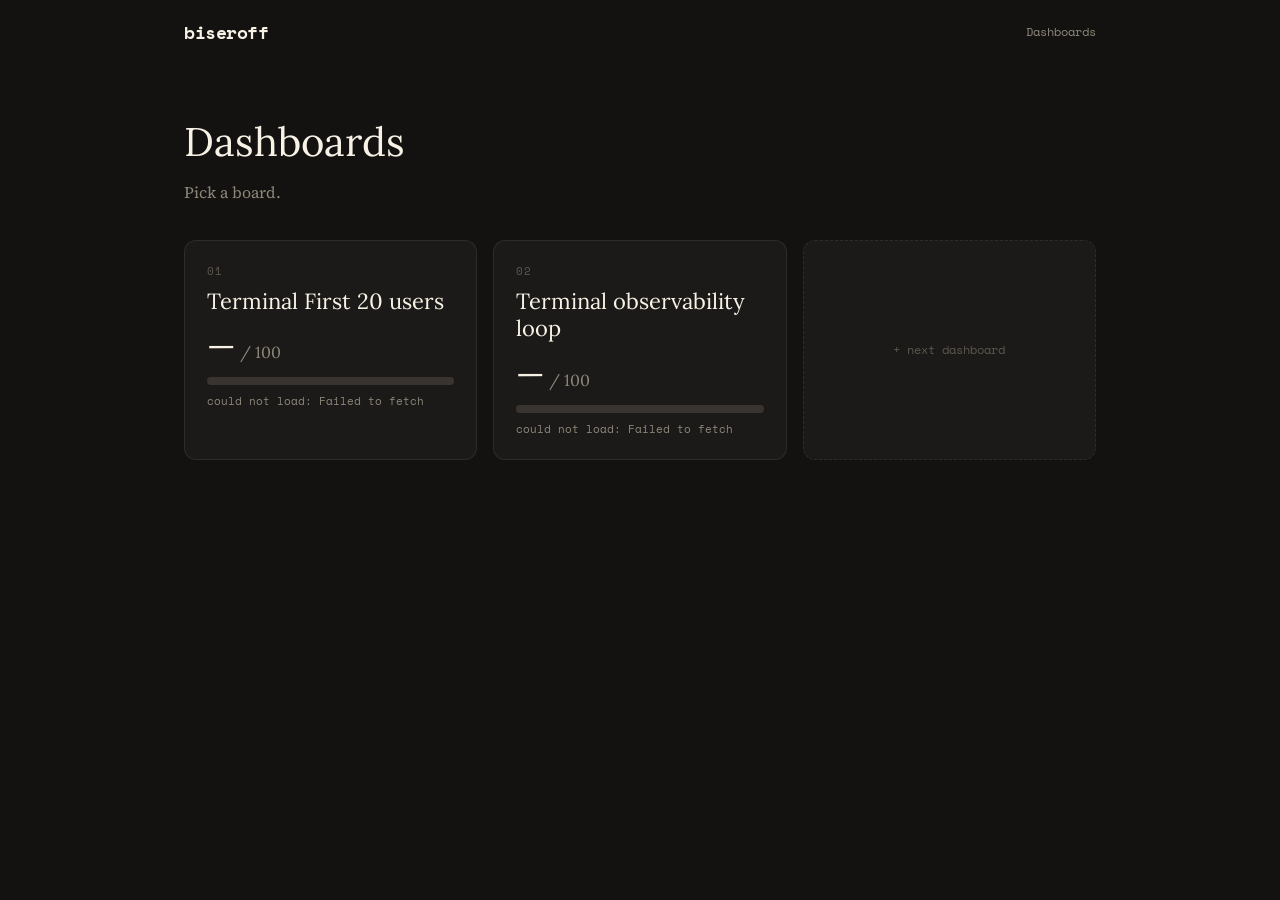
<file: dashboards/index.html>
<!doctype html>
<html lang="en">
<head>
<meta charset="utf-8">
<meta name="viewport" content="width=device-width,initial-scale=1">
<title>Dashboards · biseroff</title>
<link rel="preconnect" href="https://fonts.googleapis.com">
<link href="https://fonts.googleapis.com/css2?family=Lora:wght@400&family=Source+Serif+4:wght@400&family=Space+Mono:wght@400;700&display=swap" rel="stylesheet">
<link rel="stylesheet" href="/dashboards/style.css?v=4">
<script src="/dashboards/dash1-api.js"></script>
<script src="/dashboards/dash2-api.js"></script>
</head>
<body>
<div class="wrap">
  <nav class="nav">
    <a class="brand" href="/">biseroff</a>
    <div class="links"><a href="/dashboards/">Dashboards</a></div>
  </nav>

  <h1 class="page-title">Dashboards</h1>
  <p class="page-sub">Pick a board.</p>

  <div class="tiles" id="tiles">
    <a class="tile" href="/dashboards/1/" data-dash="1">
      <div class="num">01</div>
      <h2>Terminal First 20 users</h2>
      <div class="score"><span class="js-score">—</span><small> / 100</small></div>
      <div class="bar"><i class="js-fill" style="width:0"></i></div>
      <div class="meta"><span class="js-count">—</span> of 20 user conversations · 5% each</div>
    </a>
    <a class="tile" href="/dashboards/2/" data-dash="2">
      <div class="num">02</div>
      <h2>Terminal observability loop</h2>
      <div class="score"><span class="js-score">—</span><small> / 100</small></div>
      <div class="bar"><i class="js-fill" style="width:0"></i></div>
      <div class="meta"><span class="js-count">—</span> suggestions marked done · traces, signals, evals, the Eye</div>
    </a>
    <div class="tile ghost">+ next dashboard</div>
  </div>
</div>
<script>
Dash1.list().then(function(users){
  var n=Math.min(users.length,20), pct=n*5;
  var tone=pct>=70?"green":pct>=35?"yellow":"red";
  var t=document.querySelector('[data-dash="1"]');
  t.querySelector(".js-score").textContent=pct; t.querySelector(".js-score").className="js-score c-"+tone;
  t.querySelector(".js-count").textContent=n;
  var f=t.querySelector(".js-fill"); f.style.width=pct+"%"; f.className="js-fill bg-"+tone;
}).catch(function(e){ document.querySelector('[data-dash="1"] .meta').textContent="could not load: "+e.message; });
Dash2.items().then(function(items){
  var total=0,done=0,nd=0; items.forEach(function(i){ total+=i.weight; if(i.done){ done+=i.weight; nd++; } });
  var pct=Math.round(done*100/Math.max(total,1)), tone=pct>=70?"green":pct>=35?"yellow":"red";
  var t=document.querySelector('[data-dash="2"]');
  t.querySelector(".js-score").textContent=pct; t.querySelector(".js-score").className="js-score c-"+tone;
  t.querySelector(".js-count").textContent=nd+" of "+items.length;
  var f=t.querySelector(".js-fill"); f.style.width=pct+"%"; f.className="js-fill bg-"+tone;
}).catch(function(e){ document.querySelector('[data-dash="2"] .meta').textContent="could not load: "+e.message; });
</script>
</body>
</html>
</file>
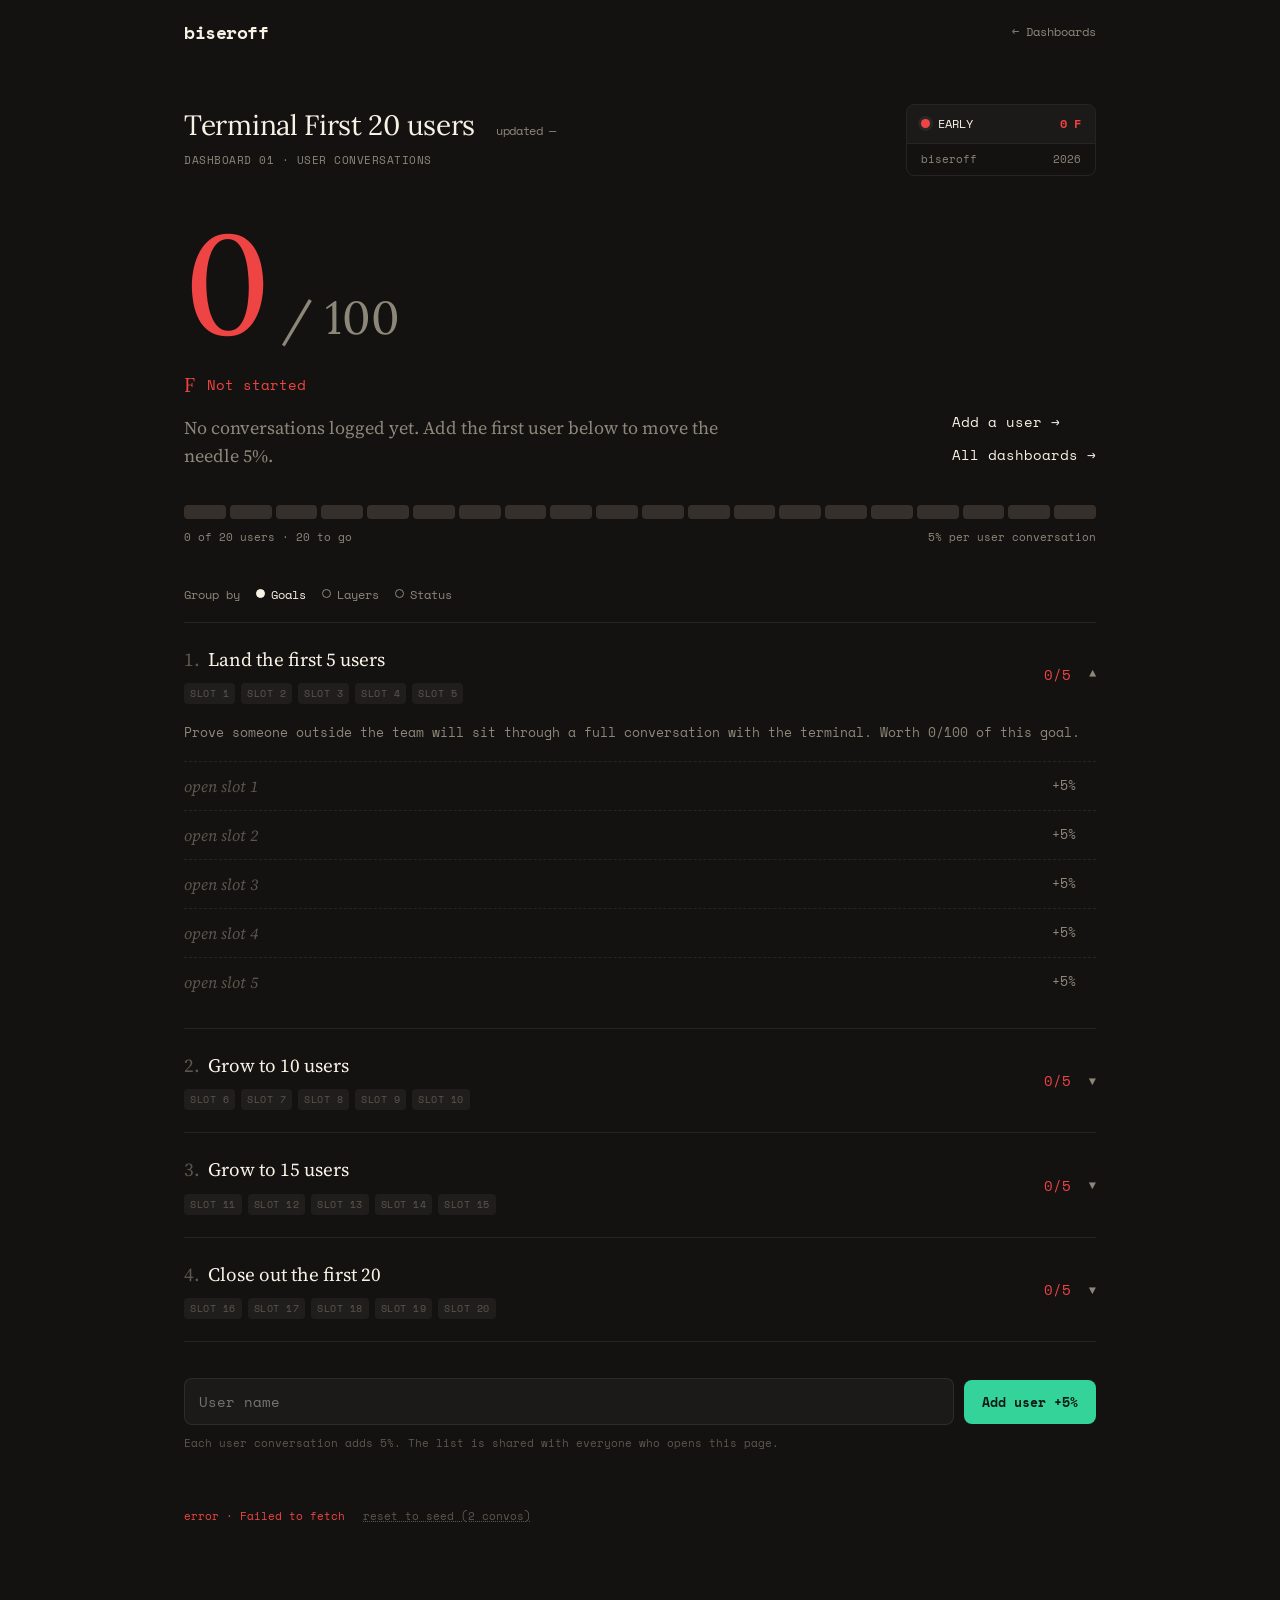
<file: dashboards/1/index.html>
<!doctype html>
<html lang="en">
<head>
<meta charset="utf-8">
<meta name="viewport" content="width=device-width,initial-scale=1">
<title>Terminal First 20 users · biseroff</title>
<link rel="preconnect" href="https://fonts.googleapis.com">
<link href="https://fonts.googleapis.com/css2?family=Lora:wght@400&family=Source+Serif+4:wght@400&family=Space+Mono:wght@400;700&display=swap" rel="stylesheet">
<link rel="stylesheet" href="/dashboards/style.css?v=4">
<script src="/dashboards/dash1-api.js"></script>
</head>
<body>
<div class="wrap">
  <nav class="nav">
    <a class="brand" href="/">biseroff</a>
    <div class="links"><a href="/dashboards/">← Dashboards</a></div>
  </nav>

  <header class="head">
    <div>
      <h1>Terminal First 20 users <span class="scanned">updated <span id="updated">—</span></span></h1>
      <div class="label" style="margin-top:6px">dashboard 01 · user conversations</div>
    </div>
    <div class="badge">
      <div class="top"><span><span class="dot" id="dot"></span><span id="status">—</span></span><b id="badge-score">—</b></div>
      <div class="bot"><span>biseroff</span><span>2026</span></div>
    </div>
  </header>

  <div class="hero">
    <div>
      <div class="big"><span class="n" id="big">0</span><span class="d">/ 100</span></div>
      <div class="grade"><span class="g" id="grade">—</span><span id="grade-label">—</span></div>
      <p class="summary" id="summary"></p>
    </div>
    <div class="actions">
      <button id="focus-add">Add a user →</button>
      <a href="/dashboards/">All dashboards →</a>
    </div>
  </div>

  <div class="segs" id="segs"></div>
  <div class="segs-lab"><span id="seg-left">0 of 20 users</span><span>5% per user conversation</span></div>

  <div class="groupby">Group by <b>Goals</b><span>Layers</span><span>Status</span></div>

  <div id="goals"></div>

  <form class="addrow" id="addform" autocomplete="off">
    <input id="name" placeholder="User name" maxlength="60" required>
    <button type="submit" id="addbtn">Add user +5%</button>
    <div class="hint" id="hint">Each user conversation adds 5%. The list is shared with everyone who opens this page.</div>
  </form>

  <div class="foot">
    <span id="store">shared · supabase dash1_users</span>
    <button id="reset" type="button">reset to seed (2 convos)</button>
  </div>
</div>

<script>
(function(){
  var MAX=20, PER=5;
  var GOALS=[
    {t:"Land the first 5 users",     d:"Prove someone outside the team will sit through a full conversation with the terminal."},
    {t:"Grow to 10 users",           d:"Repeatable onboarding. Second-hand referrals should start showing up here."},
    {t:"Grow to 15 users",           d:"Patterns in what users ask for. Feedback starts to converge."},
    {t:"Close out the first 20",     d:"Enough signal to decide what the terminal becomes next."}
  ];

  function fail(e){ var st=document.getElementById("store"); st.textContent="error · "+e.message; st.className="c-red"; console.error(e); }
  function refresh(){ return Dash1.list().then(function(u){ users=u; render(); }).catch(fail); }
  function tone(p){ return p>=70?"green":p>=35?"yellow":"red"; }
  function esc(s){ return String(s).replace(/[&<>"']/g,function(c){return{"&":"&amp;","<":"&lt;",">":"&gt;",'"':"&quot;","'":"&#39;"}[c]}); }

  var users=[]; var open={0:true}; var busy=false;

  function render(){
    var n=Math.min(users.length,MAX), pct=n*PER, t=tone(pct);
    var grade=pct>=100?"A+":pct>=80?"A":pct>=60?"B":pct>=40?"C":pct>=20?"D":"F";
    var label=pct>=100?"Done":pct>=70?"Almost there":pct>=35?"Building momentum":n>0?"Getting started":"Not started";
    var status=pct>=100?"COMPLETE":pct>=70?"ON TRACK":pct>=35?"IN PROGRESS":"EARLY";

    var big=document.getElementById("big"); big.textContent=pct; big.className="n c-"+t;
    document.getElementById("grade").textContent=grade; document.getElementById("grade").className="g c-"+t;
    document.getElementById("grade-label").textContent=label; document.getElementById("grade-label").className="c-"+t;
    document.getElementById("status").textContent=status;
    document.getElementById("dot").className="dot bg-"+t;
    var bs=document.getElementById("badge-score"); bs.textContent=pct+" "+grade; bs.className="c-"+t;
    document.getElementById("updated").textContent=users.length?users[users.length-1].at:"—";
    document.getElementById("seg-left").textContent=n+" of "+MAX+" users · "+(MAX-n)+" to go";
    document.getElementById("summary").textContent=
      n===0?"No conversations logged yet. Add the first user below to move the needle 5%.":
      n>=MAX?"All 20 user conversations are in. The terminal has its first cohort.":
      n+" user conversation"+(n>1?"s":"")+" done. "+(MAX-n)+" more to reach 20, "+(100-pct)+" points left.";

    var segs=""; for(var i=0;i<MAX;i++) segs+='<i class="'+(i<n?"on bg-"+t:"")+'"></i>';
    document.getElementById("segs").innerHTML=segs;

    var html="";
    GOALS.forEach(function(g,gi){
      var lo=gi*5, hi=lo+5, slot=users.slice(lo,hi), done=slot.length;
      var gp=done*20, gt=done===5?"green":done>0?"yellow":"red";
      var tags=""; for(var k=0;k<5;k++){ var u=slot[k]; tags+='<span class="tag '+(u?gt:"dim")+'">'+(u?esc(u.name):"slot "+(lo+k+1))+'</span>'; }
      var subs="";
      for(var k=0;k<5;k++){
        var idx=lo+k, u=users[idx];
        subs+= u
          ? '<div class="sub"><div class="name">'+esc(u.name)+'<small>'+esc(u.at)+'</small></div><div class="pts c-green">+'+PER+'%</div><button class="rm" data-i="'+idx+'" type="button">remove</button></div>'
          : '<div class="sub empty"><div class="name">open slot '+(idx+1)+'</div><div class="pts muted">+'+PER+'%</div><span></span></div>';
      }
      html+='<section class="goal'+(open[gi]?" open":"")+'" data-g="'+gi+'">'
        +'<div class="goal-h"><div><h3><em>'+(gi+1)+'.</em>'+esc(g.t)+'</h3><div class="tags">'+tags+'</div></div>'
        +'<div class="r"><span class="c-'+gt+'">'+done+'/5</span><span class="chev">▼</span></div></div>'
        +'<div class="goal-body"><p class="goal-desc">'+esc(g.d)+' Worth '+gp+'/100 of this goal.</p>'+subs+'</div></section>';
    });
    document.getElementById("goals").innerHTML=html;

    var full=users.length>=MAX;
    document.getElementById("addbtn").disabled=full||busy;
    document.getElementById("name").disabled=full;
    document.getElementById("hint").textContent=full?"20 of 20 reached. Remove a user to add another.":"Each user conversation adds 5%. The list is shared with everyone who opens this page.";
  }

  document.getElementById("goals").addEventListener("click",function(e){
    var rm=e.target.closest(".rm");
    if(rm){ var i=+rm.getAttribute("data-i"); if(confirm("Remove "+users[i].name+"?")){ Dash1.remove(users[i].id).then(refresh).catch(fail); } return; }
    var h=e.target.closest(".goal-h"); if(h){ var gi=+h.parentElement.getAttribute("data-g"); open[gi]=!open[gi]; render(); }
  });
  document.getElementById("addform").addEventListener("submit",function(e){
    e.preventDefault(); var inp=document.getElementById("name"), v=inp.value.trim();
    if(!v||users.length>=MAX||busy) return;
    busy=true; render();
    Dash1.add(v).then(function(){ inp.value=""; open[Math.floor(users.length/5)]=true; }).catch(fail).then(function(){ busy=false; return refresh(); }).then(function(){ inp.focus(); });
  });
  document.getElementById("focus-add").addEventListener("click",function(){ var i=document.getElementById("name"); i.scrollIntoView({behavior:"smooth",block:"center"}); i.focus(); });
  document.getElementById("reset").addEventListener("click",function(){ if(confirm("Reset the shared list back to the 2 seed conversations? This affects everyone.")){ Dash1.reset().then(refresh).catch(fail); } });

  render(); refresh();
})();
</script>
</body>
</html>
</file>
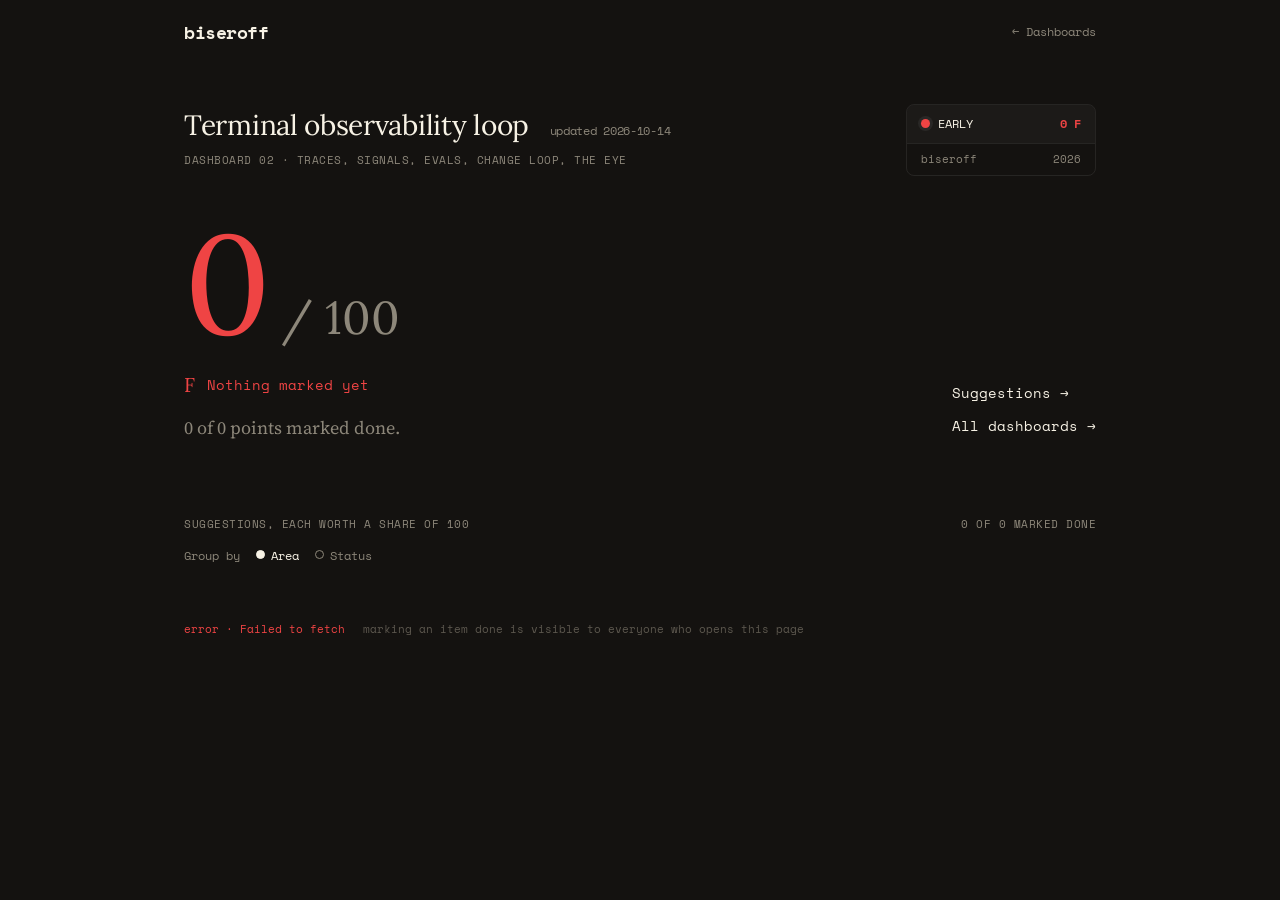
<file: dashboards/2/index.html>
<!doctype html>
<html lang="en">
<head>
<meta charset="utf-8">
<meta name="viewport" content="width=device-width,initial-scale=1">
<title>Terminal observability loop · biseroff</title>
<link rel="preconnect" href="https://fonts.googleapis.com">
<link href="https://fonts.googleapis.com/css2?family=Lora:wght@400&family=Source+Serif+4:wght@400&family=Space+Mono:wght@400;700&display=swap" rel="stylesheet">
<link rel="stylesheet" href="/dashboards/style.css?v=4">
<script src="/dashboards/dash2-api.js"></script>
</head>
<body>
<div class="wrap">
  <nav class="nav">
    <a class="brand" href="/">biseroff</a>
    <div class="links"><a href="/dashboards/">← Dashboards</a></div>
  </nav>

  <header class="head">
    <div>
      <h1>Terminal observability loop <span class="scanned">updated <span id="updated">—</span></span></h1>
      <div class="label" style="margin-top:6px">dashboard 02 · traces, signals, evals, change loop, the Eye</div>
    </div>
    <div class="badge">
      <div class="top"><span><span class="dot" id="dot"></span><span id="status">—</span></span><b id="badge-score">—</b></div>
      <div class="bot"><span>biseroff</span><span>2026</span></div>
    </div>
  </header>

  <div class="hero">
    <div>
      <div class="big"><span class="n" id="big">0</span><span class="d">/ 100</span></div>
      <div class="grade"><span class="g" id="grade">—</span><span id="grade-label">—</span></div>
      <p class="summary" id="summary"></p>
    </div>
    <div class="actions">
      <a href="#items">Suggestions →</a>
      <a href="/dashboards/">All dashboards →</a>
    </div>
  </div>

  <div class="cats" id="cats"></div>


  <div class="sec-title" id="items"><span>Suggestions, each worth a share of 100</span><span class="muted" id="done-count">—</span></div>
  <div class="groupby">Group by <b>Area</b><span>Status</span></div>
  <div id="goals"></div>

  <div class="foot">
    <span id="store">shared · supabase dash2_items</span>
    <span>marking an item done is visible to everyone who opens this page</span>
  </div>
</div>

<script>
(function(){
  var ORDER=["Usage telemetry","Traces","Signals","Evals","Simulations","Change loop","Model routing","Data layer","The Eye"];
  var DESC={
    "Usage telemetry":"Who is using the terminal and how often.",
    "Traces":"One record per step inside a session. Everything else on this page reads from these.",
    "Signals":"Rules over traces that flag the sessions worth a look.",
    "Evals":"A fixed question set scored with the existing rubric, run on every change.",
    "Simulations":"Flagged sessions replayed as synthetic conversations against a candidate change.",
    "Change loop":"Proposed changes, their evidence, their eval delta, and who approved them.",
    "Model routing":"Which model does best on which kind of task, and at what cost.",
    "Data layer":"Where all of the above lives so every number can be traced to a row.",
    "The Eye":"A watcher over the whole loop that speaks in suggestions rather than tasks."
  };
  var items=[], open={}, busy={};
  function tone(p){ return p>=70?"green":p>=35?"yellow":"red"; }
  function esc(s){ return String(s==null?"":s).replace(/[&<>"']/g,function(c){return{"&":"&amp;","<":"&lt;",">":"&gt;",'"':"&quot;","'":"&#39;"}[c]}); }
  function fail(e){ var st=document.getElementById("store"); st.textContent="error · "+e.message; st.className="c-red"; console.error(e); }
  function day(s){ return s?String(s).slice(0,10):"—"; }

  function renderItems(){
    var total=0, done=0, lastAt=null;
    items.forEach(function(i){ total+=i.weight; if(i.done){ done+=i.weight; if(!lastAt||i.done_at>lastAt) lastAt=i.done_at; } });
    var pct=Math.round(done*100/Math.max(total,1)), t=tone(pct);
    var grade=pct>=90?"A":pct>=75?"B":pct>=50?"C":pct>=25?"D":"F";
    var label=pct>=100?"Loop closed":pct>=70?"Most of the loop is in place":pct>=35?"Taking shape":pct>0?"Early":"Nothing marked yet";
    var status=pct>=100?"COMPLETE":pct>=70?"ON TRACK":pct>=35?"IN PROGRESS":"EARLY";
    var big=document.getElementById("big"); big.textContent=pct; big.className="n c-"+t;
    document.getElementById("grade").textContent=grade; document.getElementById("grade").className="g c-"+t;
    document.getElementById("grade-label").textContent=label; document.getElementById("grade-label").className="c-"+t;
    document.getElementById("status").textContent=status; document.getElementById("dot").className="dot bg-"+t;
    var bs=document.getElementById("badge-score"); bs.textContent=pct+" "+grade; bs.className="c-"+t;
    document.getElementById("updated").textContent=day(lastAt)==="—"?"2026-10-14":day(lastAt);
    var nd=items.filter(function(i){return i.done}).length;
    document.getElementById("done-count").textContent=nd+" of "+items.length+" marked done";
    var next=items.filter(function(i){return !i.done}).sort(function(a,b){return b.weight-a.weight})[0];
    document.getElementById("summary").textContent=
      pct>=100?"Every suggestion on this page has been marked done.":
      done+" of "+total+" points marked done. "+(next?"The largest open item is \""+next.title+"\" at "+next.weight+" points, if that helps choose.":"");

    var cats="";
    ORDER.forEach(function(s){
      var rows=items.filter(function(i){return i.section===s}); if(!rows.length) return;
      var w=0,d=0; rows.forEach(function(i){w+=i.weight; if(i.done) d+=i.weight;});
      var ct=d===w?"green":d>0?"yellow":"red";
      cats+='<div class="cat"><div class="bar"><i class="bg-'+ct+'" style="width:'+(d*100/w)+'%"></i></div><div class="t"><b>'+esc(s)+'</b>'+d+'/'+w+'</div></div>';
    });
    document.getElementById("cats").innerHTML=cats;

    var html="";
    ORDER.forEach(function(s,gi){
      var rows=items.filter(function(i){return i.section===s}); if(!rows.length) return;
      var w=0,d=0; rows.forEach(function(i){w+=i.weight; if(i.done) d+=i.weight;});
      var gt=d===w?"green":d>0?"yellow":"red";
      var tags=rows.map(function(i){ return '<span class="tag '+(i.done?"green":"dim")+'">'+esc(i.title)+'</span>'; }).join("");
      var subs=rows.map(function(i){
        return '<div class="item'+(i.done?" done":"")+'">'
          +'<button class="box" data-id="'+i.id+'" data-done="'+(i.done?1:0)+'" title="'+(i.done?"mark as not done":"mark as done")+'"'+(busy[i.id]?" disabled":"")+'>'+(i.done?"✓":"")+'</button>'
          +'<div><div class="t">'+esc(i.title)+'</div><div class="a">'+esc(i.advice)+'</div></div>'
          +'<div class="w '+(i.done?"c-green":"muted")+'">+'+i.weight+'%'+(i.done?'<small>'+esc(day(i.done_at))+'</small>':'')+'</div></div>';
      }).join("");
      html+='<section class="goal'+(open[gi]?" open":"")+'" data-g="'+gi+'">'
        +'<div class="goal-h"><div><h3><em>'+(gi+1)+'.</em>'+esc(s)+'</h3><div class="tags">'+tags+'</div></div>'
        +'<div class="r"><span class="c-'+gt+'">'+d+'/'+w+'</span><span class="chev">▼</span></div></div>'
        +'<div class="goal-body"><p class="goal-desc">'+esc(DESC[s]||"")+'</p>'+subs+'</div></section>';
    });
    document.getElementById("goals").innerHTML=html;
  }

  function refresh(){ return Dash2.items().then(function(r){ items=r; renderItems(); }).catch(fail); }

  document.getElementById("goals").addEventListener("click",function(e){
    var b=e.target.closest(".box");
    if(b){ var id=+b.getAttribute("data-id"), was=b.getAttribute("data-done")==="1"; busy[id]=true; renderItems();
      Dash2.setDone(id,!was).catch(fail).then(function(){ delete busy[id]; return refresh(); }); return; }
    var h=e.target.closest(".goal-h"); if(h){ var gi=+h.parentElement.getAttribute("data-g"); open[gi]=!open[gi]; renderItems(); }
  });

  open[0]=true; renderItems(); refresh();
})();
</script>
</body>
</html>
</file>
<file: dashboards/style.css>
:root{
  --bg:#141210;--fg:#f7f2e5;--muted:#8d877a;--dim:#5c574e;
  --panel:rgba(255,255,255,.035);--line:rgba(255,255,255,.08);--track:rgba(80,74,66,.55);
  --green:#34d399;--yellow:#fbbf24;--red:#ef4444;
  --serif:"Source Serif 4","Source Serif Pro",Georgia,"Times New Roman",serif;
  --display:"Lora",Georgia,serif;
  --mono:"Space Mono",ui-monospace,SFMono-Regular,Menlo,monospace;
}
*{box-sizing:border-box}
html,body{margin:0;background:var(--bg);color:var(--fg);font-family:var(--serif);font-size:16px;line-height:1.5;-webkit-font-smoothing:antialiased}
a{color:inherit;text-decoration:none}
.wrap{max-width:960px;margin:0 auto;padding:0 24px 96px}
.nav{display:flex;align-items:center;justify-content:space-between;height:64px}
.brand{font-family:var(--mono);font-weight:700;letter-spacing:-.5px;font-size:18px}
.nav .links{display:flex;gap:22px;font-family:var(--mono);font-size:12px;color:var(--muted)}
.nav .links a:hover{color:var(--fg)}
.mono{font-family:var(--mono)}
.muted{color:var(--muted)}
.label{font-family:var(--mono);font-size:11px;letter-spacing:.5px;text-transform:uppercase;color:var(--muted)}
.c-green{color:var(--green)}.c-yellow{color:var(--yellow)}.c-red{color:var(--red)}
.bg-green{background:var(--green)}.bg-yellow{background:var(--yellow)}.bg-red{background:var(--red)}

/* tiles */
.page-title{font-family:var(--display);font-weight:400;font-size:40px;margin:48px 0 8px}
.page-sub{color:var(--muted);margin:0 0 36px}
.tiles{display:grid;grid-template-columns:repeat(auto-fill,minmax(280px,1fr));gap:16px}
.tile{display:block;background:var(--panel);border:1px solid var(--line);border-radius:12px;padding:22px;transition:border-color .15s,transform .15s}
.tile:hover{border-color:rgba(255,255,255,.22);transform:translateY(-2px)}
.tile .num{font-family:var(--mono);font-size:11px;color:var(--dim);letter-spacing:.5px}
.tile h2{font-family:var(--display);font-weight:400;font-size:22px;margin:8px 0 14px;line-height:1.25}
.tile .score{font-family:var(--display);font-size:34px;line-height:1}
.tile .score small{font-size:16px;color:var(--muted)}
.tile .bar{height:8px;border-radius:4px;background:var(--track);margin:14px 0 8px;overflow:hidden}
.tile .bar i{display:block;height:100%;border-radius:4px}
.tile .meta{font-family:var(--mono);font-size:11px;color:var(--muted)}
.tile.ghost{border-style:dashed;color:var(--dim);display:flex;align-items:center;justify-content:center;min-height:180px;font-family:var(--mono);font-size:12px}

/* dashboard */
.head{display:flex;align-items:flex-start;justify-content:space-between;gap:24px;margin-top:40px;flex-wrap:wrap}
.head h1{font-family:var(--display);font-weight:400;font-size:28px;margin:0;letter-spacing:-.3px}
.head .scanned{font-family:var(--mono);font-size:12px;color:var(--muted);margin-left:14px}
.badge{border:1px solid var(--line);border-radius:8px;overflow:hidden;min-width:190px;font-family:var(--mono);font-size:12px}
.badge .top{display:flex;align-items:center;justify-content:space-between;padding:10px 14px;background:var(--panel);gap:16px}
.badge .top .dot{display:inline-block;width:9px;height:9px;border-radius:50%;margin-right:8px;box-shadow:0 0 0 3px rgba(255,255,255,.06)}
.badge .bot{display:flex;justify-content:space-between;padding:7px 14px;color:var(--muted);font-size:11px;border-top:1px solid var(--line)}
.big{display:flex;align-items:baseline;gap:14px;margin:44px 0 6px}
.big .n{font-family:var(--display);font-size:140px;line-height:.9;letter-spacing:-4px}
.big .d{font-family:var(--display);font-size:46px;color:var(--muted)}
.grade{display:flex;align-items:center;gap:12px;font-family:var(--mono);font-size:14px;margin:18px 0 14px}
.grade .g{font-family:var(--display);font-size:20px}
.summary{color:var(--muted);font-size:18px;max-width:560px;margin:0 0 30px;line-height:1.6}
.hero{display:flex;justify-content:space-between;gap:32px;align-items:flex-end;flex-wrap:wrap}
.actions{display:flex;flex-direction:column;gap:12px;font-family:var(--mono);font-size:14px;padding-bottom:36px}
.actions a,.actions button{background:none;border:0;color:var(--fg);font:inherit;cursor:pointer;text-align:left;padding:0}
.actions a:hover,.actions button:hover{color:var(--green)}

.segs{display:grid;grid-template-columns:repeat(20,1fr);gap:4px;margin:4px 0 10px}
.segs i{display:block;height:14px;border-radius:4px;background:var(--track)}
.segs i.on{box-shadow:0 0 12px rgba(52,211,153,.25)}
.segs-lab{display:flex;justify-content:space-between;font-family:var(--mono);font-size:11px;color:var(--muted);margin-bottom:40px}

.groupby{font-family:var(--mono);font-size:12px;color:var(--muted);margin:0 0 18px;display:flex;gap:16px;align-items:center}
.groupby b{color:var(--fg);font-weight:400}
.groupby b::before,.groupby span::before{content:"";display:inline-block;width:7px;height:7px;border-radius:50%;border:1px solid var(--muted);margin-right:6px;vertical-align:1px}
.groupby b::before{background:var(--fg);border-color:var(--fg)}

.goal{border-top:1px solid var(--line);padding:22px 0}
.goal:last-of-type{border-bottom:1px solid var(--line)}
.goal-h{display:flex;align-items:center;justify-content:space-between;gap:16px;cursor:pointer;user-select:none}
.goal-h h3{font-family:var(--serif);font-weight:400;font-size:19px;margin:0}
.goal-h h3 em{font-style:normal;color:var(--dim);margin-right:8px}
.goal-h .r{display:flex;align-items:center;gap:18px;font-family:var(--mono);font-size:14px;white-space:nowrap}
.goal-h .chev{color:var(--muted);transition:transform .2s;font-size:12px}
.goal.open .chev{transform:rotate(180deg)}
.tags{display:flex;flex-wrap:wrap;gap:6px;margin:10px 0 0}
.tag{font-family:var(--mono);font-size:10px;letter-spacing:.5px;text-transform:uppercase;padding:3px 6px;border-radius:4px}
.tag.green{color:#22c55e;background:rgba(34,197,94,.15)}
.tag.yellow{color:var(--yellow);background:rgba(251,191,36,.15)}
.tag.red{color:var(--red);background:rgba(239,68,68,.15)}
.tag.dim{color:var(--dim);background:rgba(255,255,255,.05)}
.goal-body{display:none;margin-top:18px}
.goal.open .goal-body{display:block}
.goal-desc{font-family:var(--mono);font-size:13px;color:var(--muted);margin:0 0 18px;line-height:1.6}
.sub{display:grid;grid-template-columns:1fr auto auto;gap:12px 20px;align-items:center;padding:12px 0;border-top:1px dashed var(--line)}
.sub .name{font-size:16px}
.sub .name small{font-family:var(--mono);font-size:11px;color:var(--muted);margin-left:10px}
.sub .pts{font-family:var(--mono);font-size:13px}
.sub .rm{font-family:var(--mono);font-size:11px;color:var(--dim);background:none;border:0;cursor:pointer;padding:0}
.sub .rm:hover{color:var(--red)}
.sub.empty .name{color:var(--dim);font-style:italic}

.addrow{display:flex;gap:10px;margin:36px 0 0;flex-wrap:wrap;align-items:center}
.addrow input{flex:1;min-width:220px;background:var(--panel);border:1px solid var(--line);border-radius:8px;color:var(--fg);font-family:var(--mono);font-size:14px;padding:12px 14px;outline:none}
.addrow input:focus{border-color:var(--green)}
.addrow button{background:var(--green);color:#0d1a14;border:0;border-radius:8px;font-family:var(--mono);font-size:13px;font-weight:700;padding:12px 18px;cursor:pointer}
.addrow button:disabled{opacity:.4;cursor:not-allowed}
.addrow .hint{width:100%;font-family:var(--mono);font-size:11px;color:var(--dim)}
.foot{margin-top:56px;font-family:var(--mono);font-size:11px;color:var(--dim);display:flex;gap:18px;flex-wrap:wrap}
.foot button{background:none;border:0;color:var(--dim);font:inherit;cursor:pointer;padding:0;text-decoration:underline dotted}
.foot button:hover{color:var(--red)}
@media(max-width:640px){.big .n{font-size:96px}.page-title{font-size:32px}.segs{gap:3px}}

/* dashboard 2 */
.cats{display:flex;gap:10px;margin:4px 0 40px;flex-wrap:wrap}
.cat{flex:1 1 90px;min-width:90px}
.cat .bar{height:14px;border-radius:5px;background:var(--track);overflow:hidden}
.cat .bar i{display:block;height:100%;border-radius:5px}
.cat .t{font-family:var(--mono);font-size:11px;color:var(--muted);margin-top:8px;text-align:center;line-height:1.4}
.cat .t b{font-weight:400;color:var(--fg);display:block}
.sec-title{font-family:var(--mono);font-size:11px;letter-spacing:.5px;text-transform:uppercase;color:var(--muted);margin:0 0 14px;display:flex;justify-content:space-between;align-items:center}
.item{display:grid;grid-template-columns:28px 1fr auto;gap:14px;align-items:start;padding:14px 0;border-top:1px dashed var(--line)}
.item .box{width:20px;height:20px;border-radius:5px;border:1px solid var(--muted);background:transparent;cursor:pointer;margin-top:2px;font-size:12px;color:#0d1a14;line-height:18px;text-align:center}
.item.done .box{background:var(--green);border-color:var(--green)}
.item .t{font-size:16px}
.item.done .t{color:var(--muted);text-decoration:line-through;text-decoration-color:var(--dim)}
.item .a{font-family:var(--mono);font-size:12px;color:var(--muted);margin-top:6px;line-height:1.6}
.item .w{font-family:var(--mono);font-size:13px;white-space:nowrap}
.item .w small{display:block;font-size:10px;color:var(--dim);text-align:right}
@media(max-width:720px){.cats{gap:6px}.cat{min-width:60px}}
</file>
